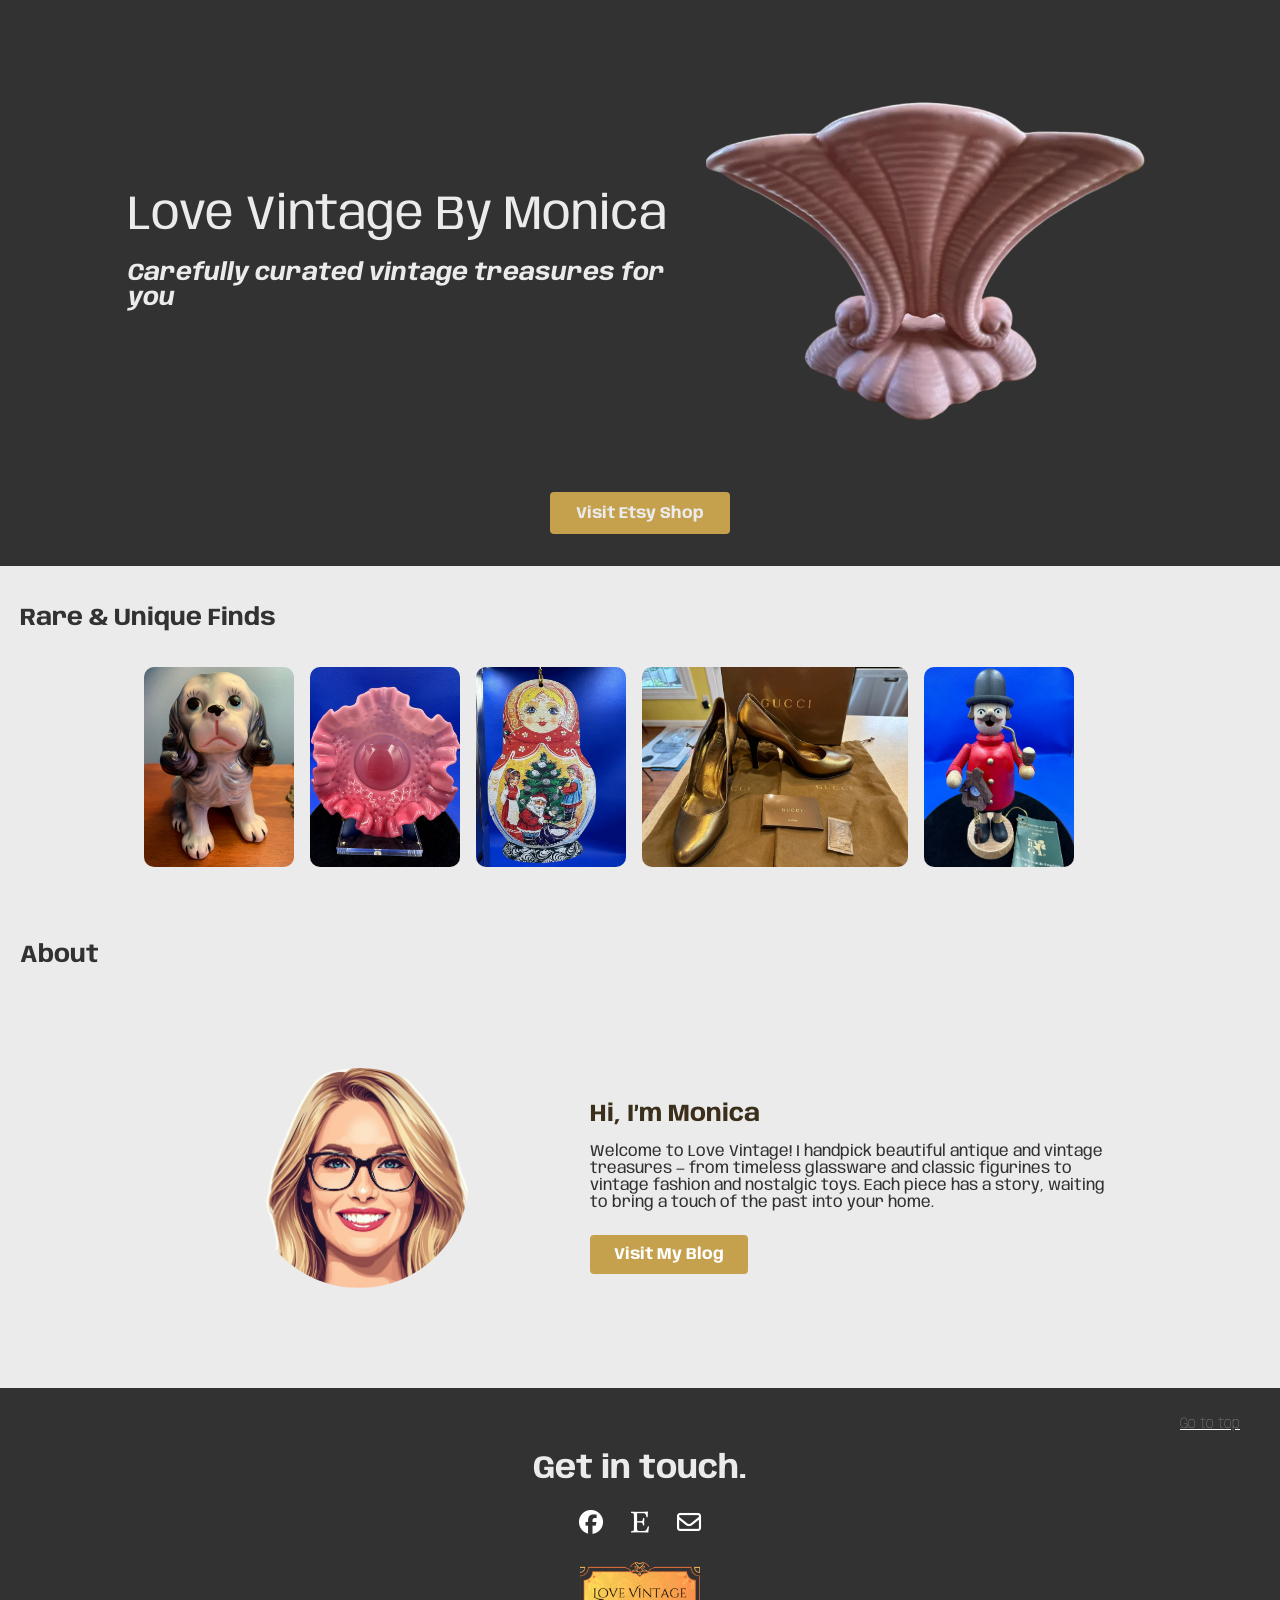
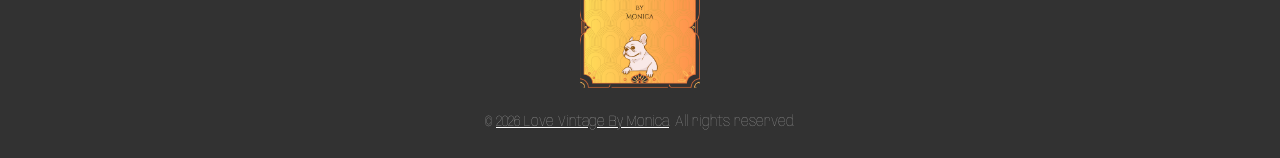
<file: design1/index.html>
<!DOCTYPE html>
<html lang="en">
<head>
  <meta charset="UTF-8">
  <meta name="viewport" content="width=device-width, initial-scale=1.0">
  <title>Love Vintage By Monica</title>
  <link href="https://fonts.googleapis.com/css2?family=Anybody&?family=Inter:wght@200;400;600;800&display=swap" rel="stylesheet">
  <link rel="stylesheet" href="https://cdnjs.cloudflare.com/ajax/libs/font-awesome/6.5.0/css/all.min.css">
  <link rel="stylesheet" href="styles.css">
  <script defer src="script.js"></script>
</head>

<body id="home" class="fade-in">

  <!-- Load the page header (done by header-footer-loader.js script) -->
  <!-- See header.html to make header html changes -->
  <section id="top"></section> 

    <header class="site-header">
    <div class="header-footer-container">

    </div>
  </header>
  

  <section id="hero">
    <div class="container hero">
      <div class="hero-content">
        <h1 class="header-title">Love Vintage By Monica</h1>
        <h2>Carefully curated vintage treasures for you</h2>
        </div>

        <!-- <a href="https://www.etsy.com/shop/LoveVintageByMonica/" target="_blank" class="btn">Visit Etsy Shop</a> -->
        <div class="hero-image">
          <img src="images/pinkvase.png" alt="Pink vase">
        </div>
      </div>
    <div class="hero-button">
      <a href="https://www.etsy.com/shop/LoveVintageByMonica/" target="_blank" class="btn">Visit Etsy Shop</a>
    </div>
  </section>

  <section id="shop" class="info-section">
    <div class="container">
      <h2>Rare &amp; Unique Finds</h2>
      <div class="carousel">
        <img src="images/item1.jpg" alt="Vintage item 1">
        <img src="images/item2.jpg" alt="Vintage item 2">
        <img src="images/item3.jpg" alt="Vintage item 3">
        <img src="images/item4.png" alt="Vintage item 4">
        <img src="images/item5.png" alt="Vintage item 5">
      </div>
    </div>
  </section>

<section id="about" class="info-section alt">
  <div class="container">
    <h2>About</h2>
    <div class="about">
      <div class="about-image">
        <img src="images/monica.png" alt="Monica portrait">
      </div>
      <div class="about-text">
        <h2>Hi, I’m Monica</h2>
        <p>Welcome to Love Vintage! I handpick beautiful antique and vintage treasures — from timeless glassware and classic figurines to vintage fashion and nostalgic toys. Each piece has a story, waiting to bring a touch of the past into your home.</p>
        <a href="https://www.monicasvintageblog.com" target="_blank" class="btn">Visit My Blog</a>
      </div>
    </div>
  </div>
</section>
<!-- 
  <section id="testimonials" class="info-section">
    <div class="container">
      <h2>What Our Clients Say</h2>
      <div id="testimonialContent" data-path="/html/testimonials.html"></div>
    </div>
  </section> -->

  <footer class="site-footer">
  <!-- NOTE:  if you change this file, be sure to run ./bump-version.sh before pushing the change to clear the js cache so the change will appear -->
  <div class="header-footer-container">

    <div class="go-to-top">
      <h2><a class="go-to-top-link" href="#home">Go to top</a></h2>
    </div>

    <h1>Get in touch.</h1>

    <div class="social-icons">
      <a href="https://facebook.com" target="_blank"  aria-label="Facebook"><i class="fa-brands fa-facebook"></i></a>
      <!-- <a href="https://instagram.com" target="_blank" aria-label="Instagram"><i class="fa-brands fa-instagram"></i></a> -->
      <a href="https://etsy.com/shop/LoveVintageByMonica/" target="_blank" aria-label="Pinterest"><i class="fa-brands fa-etsy"></i></a>
      <a href="mailto:info@vintagebymonica.com" target="_blank" aria-label="Email"><i class="fa-regular fa-envelope"></i></a>
    </div>

    <div class="logo-image">
      <!-- <a class="header-title-link" href="/index.html#home"><img src="images/monicalogo.png" alt="Love Vintage By Monica Logo"></a> -->
      <a class="header-title-link" href="index.html#home"><img src="images/monicalogo.png" alt="Love Vintage By Monica Logo"></a>
    </div>
    
    <div class="copyright">
      <!-- <h2>&copy; <a class="copyright-link" href="/index.html#home"> <span id="year"></span> Love Vintage By Monica</a>. All rights reserved.</h2> -->
      <h2>&copy; <a class="copyright-link" href="index.html#home"> <span id="year"></span> Love Vintage By Monica</a>. All rights reserved.</h2>
    </div>


  </div>
</footer>
  

</body>

</html>
</file>
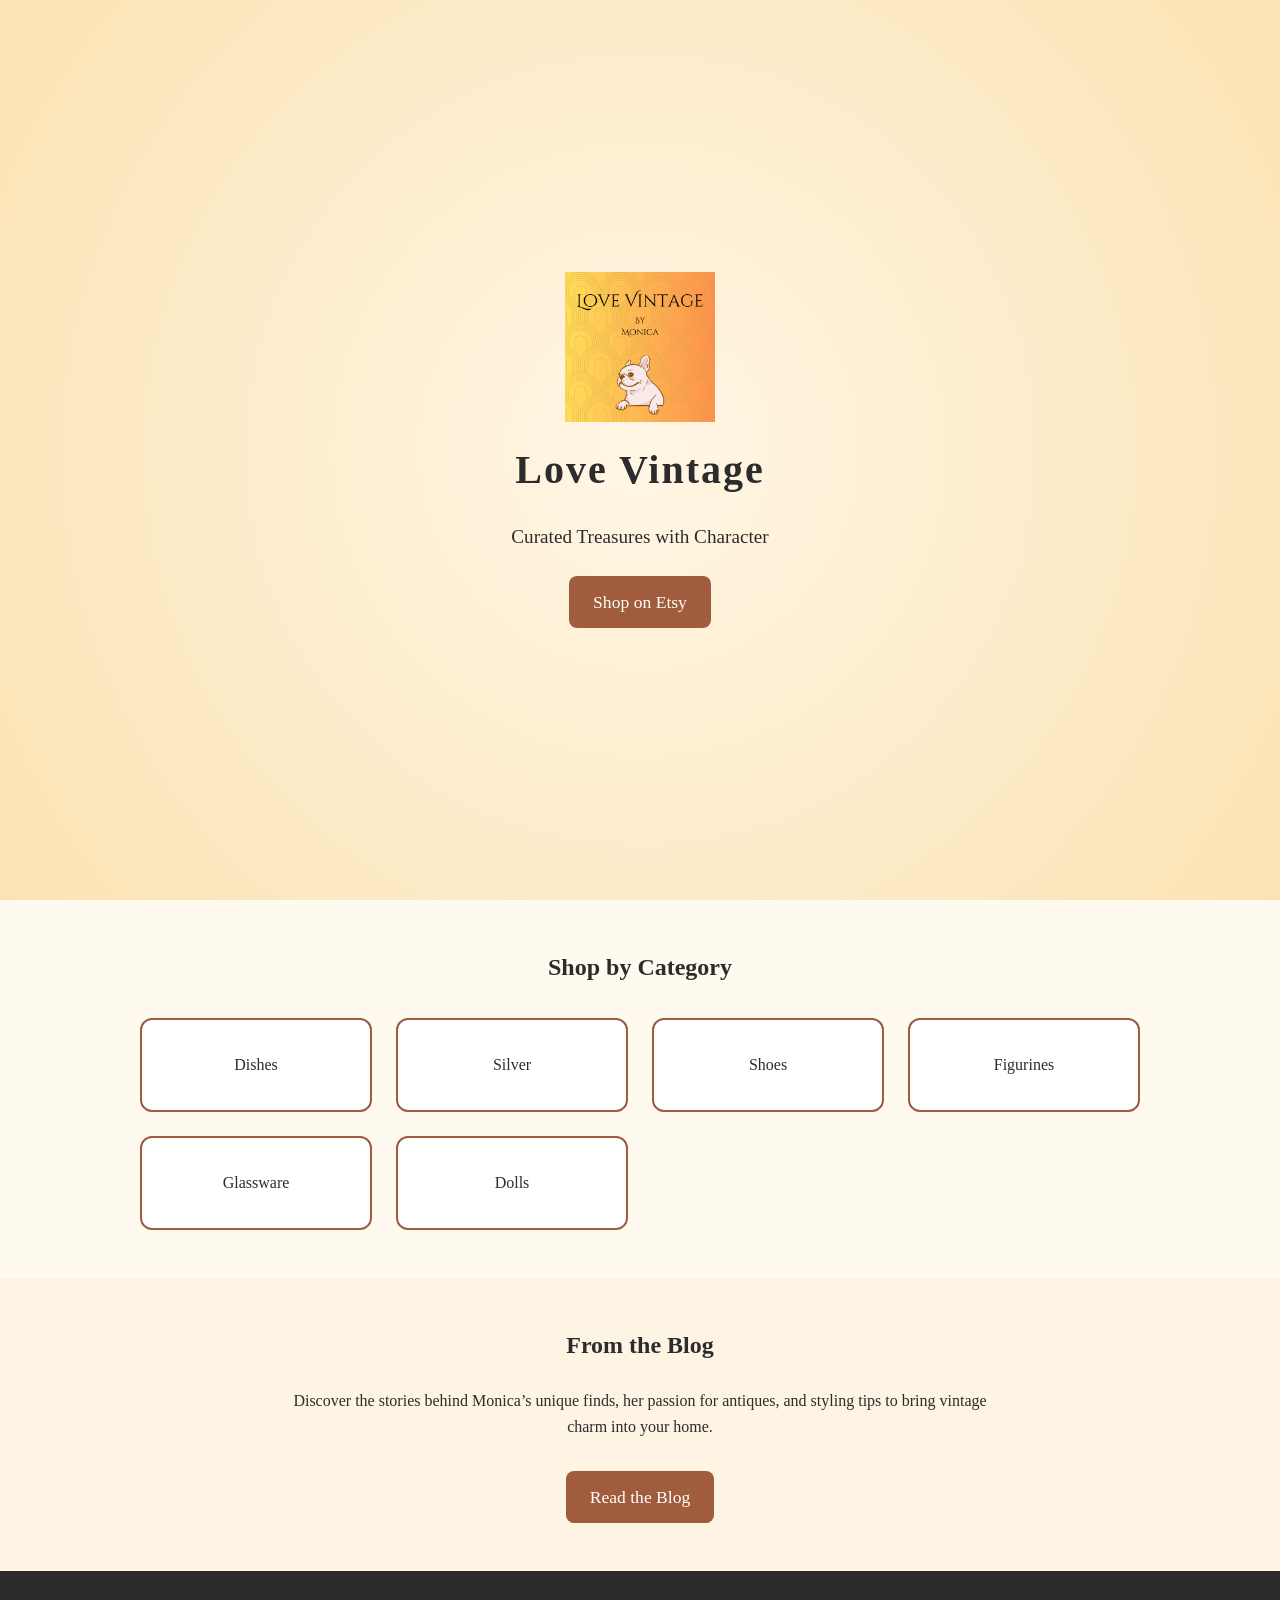
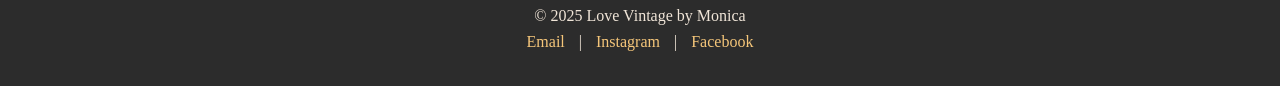
<file: test1.html>
<!DOCTYPE html>
<html lang="en">
<head>
  <meta charset="UTF-8" />
  <meta name="viewport" content="width=device-width, initial-scale=1.0"/>
  <title>Love Vintage by Monica</title>
  <style>
    /* === GENERAL RESET === */
    * {
      margin: 0;
      padding: 0;
      box-sizing: border-box;
    }

    body {
      font-family: 'Georgia', serif;
      color: #2c2c2c;
      background: linear-gradient(135deg, #fbe9c9, #f5d690);
      line-height: 1.6;
    }

    h1, h2, h3 {
      font-family: 'Cinzel Decorative', serif;
      text-align: center;
      margin-bottom: 0.5em;
    }

    a {
      text-decoration: none;
      color: inherit;
    }

    /* === HERO SECTION === */
    .hero {
      display: flex;
      flex-direction: column;
      align-items: center;
      justify-content: center;
      min-height: 100vh;
      text-align: center;
      background: radial-gradient(circle, #fff6e5 0%, #fbe3b3 100%);
      position: relative;
    }

    .hero img {
      width: 150px;
      margin-bottom: 1rem;
    }

    .hero h1 {
      font-size: 2.5rem;
      letter-spacing: 2px;
    }

    .tagline {
      font-size: 1.2rem;
      margin-bottom: 1.5rem;
    }

    .btn {
      display: inline-block;
      background: #a05c3c;
      color: #fff;
      padding: 0.75rem 1.5rem;
      border-radius: 8px;
      font-size: 1.1rem;
      transition: background 0.3s;
    }

    .btn:hover {
      background: #7a432b;
    }

    /* === CATEGORIES SECTION === */
    .categories {
      padding: 3rem 1rem;
      background: #fffaf0;
    }

    .categories h2 {
      margin-bottom: 2rem;
    }

    .category-grid {
      display: grid;
      grid-template-columns: repeat(auto-fit, minmax(200px, 1fr));
      gap: 1.5rem;
      max-width: 1000px;
      margin: 0 auto;
    }

    .category-card {
      background: #fff;
      border: 2px solid #a05c3c;
      padding: 2rem;
      text-align: center;
      border-radius: 12px;
      transition: transform 0.3s;
    }

    .category-card:hover {
      transform: scale(1.05);
    }

    /* === BLOG PREVIEW === */
    .blog {
      background: #fdf4e4;
      padding: 3rem 1rem;
      text-align: center;
    }

    .blog h2 {
      margin-bottom: 1.5rem;
    }

    .blog p {
      max-width: 700px;
      margin: 0 auto 2rem auto;
    }

    /* === FOOTER === */
    footer {
      background: #2c2c2c;
      color: #f0e5d8;
      text-align: center;
      padding: 2rem 1rem;
    }

    footer a {
      color: #f5c67a;
      margin: 0 10px;
    }
  </style>
</head>
<body>

  <!-- HERO -->
  <section class="hero">
    <img src="images/logo.png" alt="Love Vintage by Monica logo">
    <h1>Love Vintage</h1>
    <div class="tagline">Curated Treasures with Character</div>
    <a href="https://www.etsy.com/shop/lovevintagebymonica" class="btn">Shop on Etsy</a>
  </section>

  <!-- CATEGORIES -->
  <section class="categories">
    <h2>Shop by Category</h2>
    <div class="category-grid">
      <div class="category-card">Dishes</div>
      <div class="category-card">Silver</div>
      <div class="category-card">Shoes</div>
      <div class="category-card">Figurines</div>
      <div class="category-card">Glassware</div>
      <div class="category-card">Dolls</div>
    </div>
  </section>

  <!-- BLOG -->
  <section class="blog">
    <h2>From the Blog</h2>
    <p>
      Discover the stories behind Monica’s unique finds, her passion for antiques, and styling tips to bring vintage charm into your home.
    </p>
    <a href="#" class="btn">Read the Blog</a>
  </section>

  <!-- FOOTER -->
  <footer>
    <p>© 2025 Love Vintage by Monica</p>
    <p>
      <a href="mailto:monica@example.com">Email</a> |
      <a href="#">Instagram</a> |
      <a href="#">Facebook</a>
    </p>
  </footer>

</body>
</html>
</file>
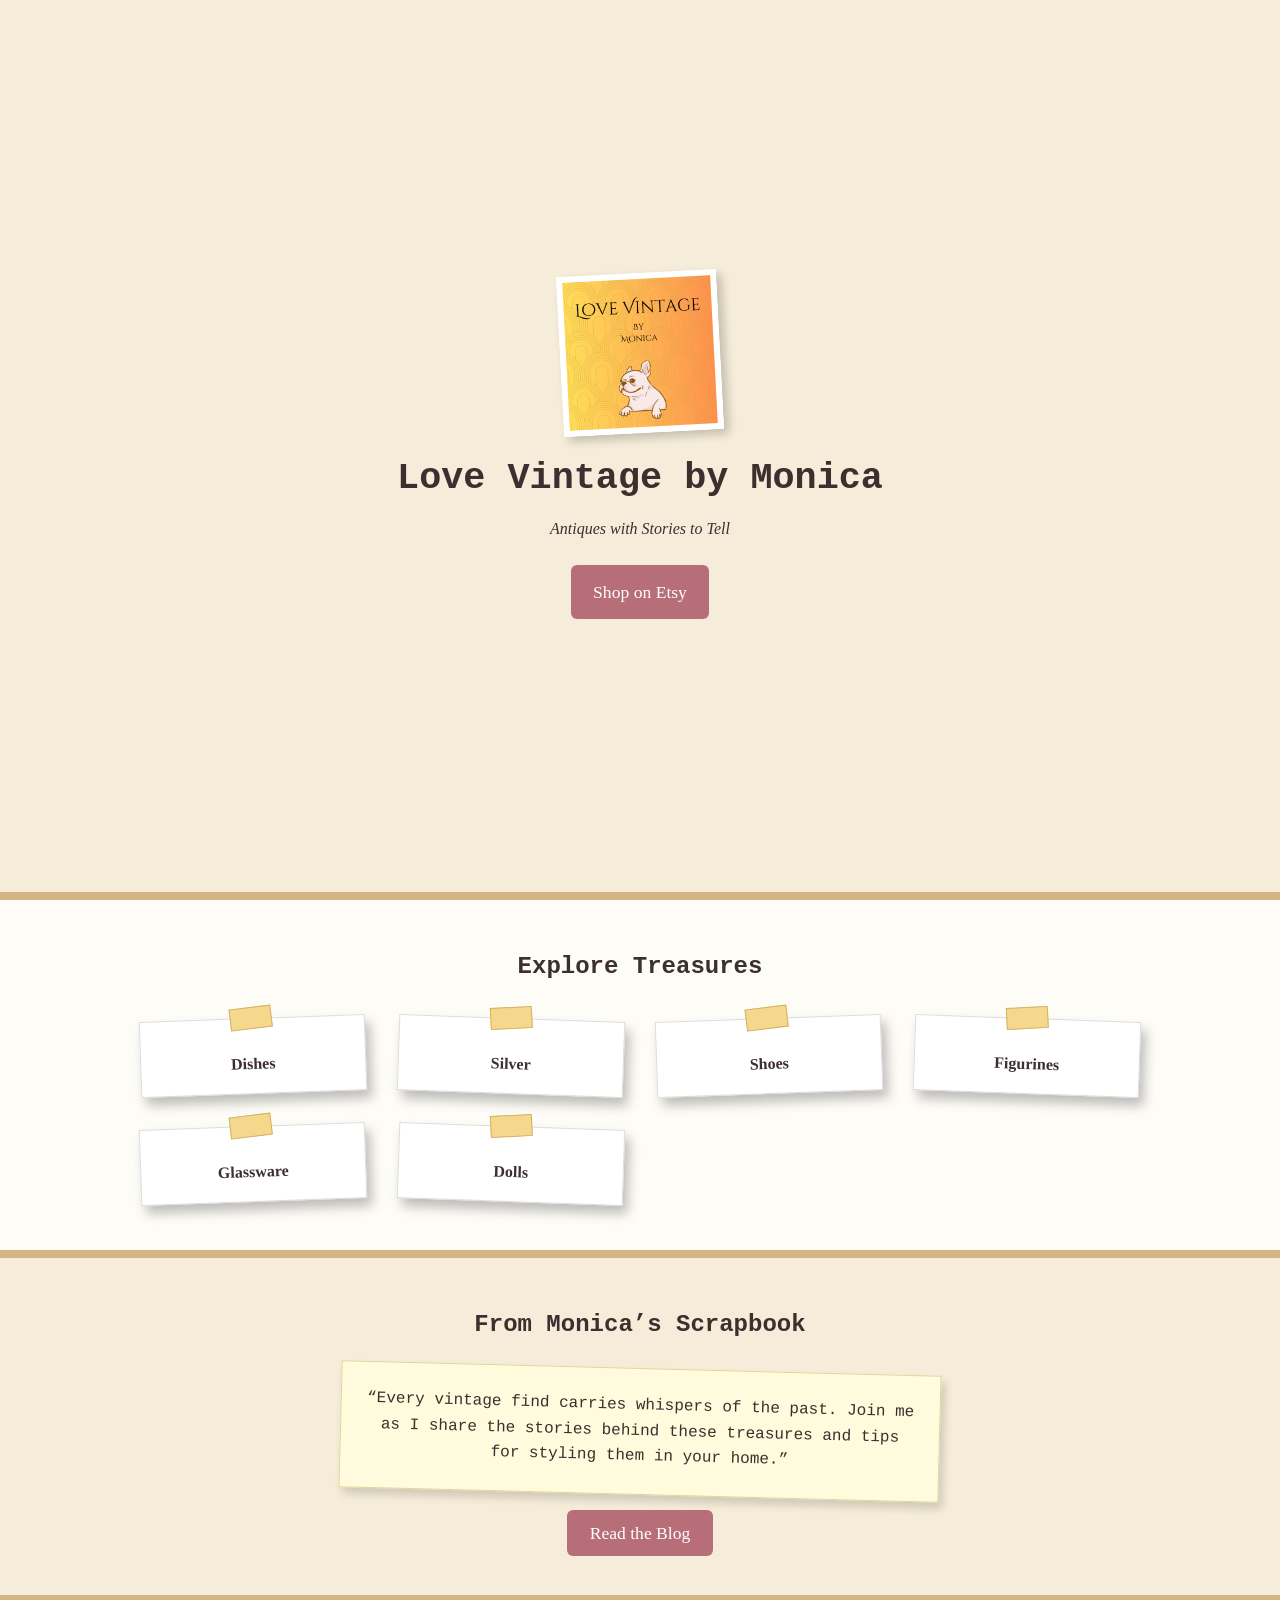
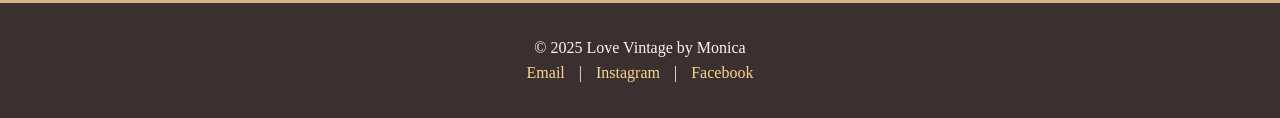
<file: test2.html>
<!DOCTYPE html>
<html lang="en">
<head>
  <meta charset="UTF-8"/>
  <meta name="viewport" content="width=device-width, initial-scale=1.0"/>
  <title>Love Vintage by Monica</title>
  <style>
    /* === RESET === */
    * {
      margin: 0;
      padding: 0;
      box-sizing: border-box;
    }

    body {
      font-family: 'Georgia', serif;
      background: #fdf9f2 url('https://www.transparenttextures.com/patterns/paper-fibers.png');
      color: #3b2f2f;
      line-height: 1.6;
    }

    h1, h2 {
      font-family: 'Courier New', monospace;
      text-align: center;
      margin-bottom: 1rem;
    }

    a {
      text-decoration: none;
      color: inherit;
    }

    /* === HERO SECTION === */
    .hero {
      display: flex;
      flex-direction: column;
      align-items: center;
      justify-content: center;
      min-height: 100vh;
      text-align: center;
      padding: 2rem;
      background: #f5ecd9;
      border-bottom: 8px solid #d4b483;
    }

    .hero img {
      width: 160px;
      margin-bottom: 1rem;
      border: 6px solid #fff;
      box-shadow: 5px 5px 10px rgba(0,0,0,0.2);
      transform: rotate(-3deg);
    }

    .hero h1 {
      font-size: 2.3rem;
      margin-bottom: 0.5rem;
    }

    .tagline {
      font-style: italic;
      margin-bottom: 1.5rem;
    }

    .btn {
      background: #b76e79;
      color: #fff;
      padding: 0.8rem 1.4rem;
      border-radius: 6px;
      font-size: 1.1rem;
      transition: background 0.3s;
    }
    .btn:hover {
      background: #914f58;
    }

    /* === SCRAPBOOK CATEGORIES === */
    .categories {
      padding: 3rem 1rem;
      background: #fdfcf7;
    }

    .categories h2 {
      margin-bottom: 2rem;
    }

    .scrapbook {
      display: grid;
      grid-template-columns: repeat(auto-fit, minmax(220px, 1fr));
      gap: 2rem;
      max-width: 1000px;
      margin: 0 auto;
    }

    .polaroid {
      background: #fff;
      padding: 1rem;
      box-shadow: 5px 8px 12px rgba(0,0,0,0.25);
      transform: rotate(-2deg);
      border: 1px solid #ddd;
      position: relative;
    }

    .polaroid:nth-child(even) {
      transform: rotate(2deg);
    }

    .polaroid::before {
      content: '';
      position: absolute;
      top: -12px;
      left: 40%;
      width: 40px;
      height: 20px;
      background: #f6d88c;
      border: 1px solid #d1b468;
      transform: rotate(-5deg);
      z-index: 1;
    }

    .polaroid span {
      display: block;
      margin-top: 1rem;
      font-weight: bold;
      text-align: center;
    }

    /* === BLOG SECTION === */
    .blog {
      padding: 3rem 1rem;
      background: #f5ecd9;
      border-top: 8px solid #d4b483;
      border-bottom: 8px solid #d4b483;
      text-align: center;
    }

    .blog h2 {
      margin-bottom: 1rem;
    }

    .blog-note {
      max-width: 600px;
      background: #fffbdc;
      border: 1px solid #e2d59c;
      padding: 1.5rem;
      margin: 1.5rem auto;
      transform: rotate(1.5deg);
      box-shadow: 4px 6px 8px rgba(0,0,0,0.15);
      font-family: 'Courier New', monospace;
    }

    /* === FOOTER === */
    footer {
      background: #3b2f2f;
      color: #fdf9f2;
      text-align: center;
      padding: 2rem 1rem;
    }

    footer a {
      color: #f6d88c;
      margin: 0 10px;
    }

  </style>
</head>
<body>

  <!-- HERO -->
  <section class="hero">
    <img src="/images/logo.png" alt="Love Vintage by Monica logo">
    <h1>Love Vintage by Monica</h1>
    <div class="tagline">Antiques with Stories to Tell</div>
    <a href="https://www.etsy.com/shop/lovevintagebymonica" class="btn">Shop on Etsy</a>
  </section>

  <!-- SCRAPBOOK CATEGORIES -->
  <section class="categories">
    <h2>Explore Treasures</h2>
    <div class="scrapbook">
      <div class="polaroid"><span>Dishes</span></div>
      <div class="polaroid"><span>Silver</span></div>
      <div class="polaroid"><span>Shoes</span></div>
      <div class="polaroid"><span>Figurines</span></div>
      <div class="polaroid"><span>Glassware</span></div>
      <div class="polaroid"><span>Dolls</span></div>
    </div>
  </section>

  <!-- BLOG PREVIEW -->
  <section class="blog">
    <h2>From Monica’s Scrapbook</h2>
    <div class="blog-note">
      “Every vintage find carries whispers of the past. Join me as I share the stories behind these treasures and tips for styling them in your home.”
    </div>
    <a href="#" class="btn">Read the Blog</a>
  </section>

  <!-- FOOTER -->
  <footer>
    <p>© 2025 Love Vintage by Monica</p>
    <p>
      <a href="mailto:monica@example.com">Email</a> |
      <a href="#">Instagram</a> |
      <a href="#">Facebook</a>
    </p>
  </footer>

</body>
</html>
</file>
<file: design1/styles.css>
/* styles.css */


body {
  font-family: 'Anybody', sans-serif;
  margin: 0;
  padding: 0;
  color: #323232;
  background-color: #ebebeb;
}

.container {
  /* max-width: 1200px; */
  max-width: none;
  margin: 0 auto;
  padding: 20px;
}

html {
  scroll-padding-top: 30px;
  scroll-behavior: smooth;
}

.header-footer-container {
  max-width: 1200px;
  margin: auto;
  padding-top: 15px;
  padding-bottom: 15px;
  padding-right: 20px;
  padding-left: 20px;
}

.site-header .header-footer-container {
  display: flex;
  justify-content: space-between;
  align-items: center;
  flex-wrap: wrap;
}

.site-header {
  background-color: #323232;
  color: #ebe9e6;
  padding: 0;
  width: 100%;
  max-width: none;
  position: sticky;
  top: 0;
  z-index: 1000;
}

.header-title {
  margin: 0;
  font-size: 30px;
  font-weight: 400;
  text-align: left;
  flex: 1;
  
}

.header-title-link {
  color: #ebe9e6;
  text-decoration: none;
  padding-top: 15px;
  padding-bottom: 0px;
}

/* === BUTTON BASE STYLE === */
.btn {
  display: inline-block;
  padding: 0.8rem 1.6rem;
  background: #c5a14e;
  color: #ebebeb;
  text-decoration: none;
  border-radius: 4px;
  font-weight: bold;
  transition: background 0.3s;
}

.btn:hover {
  background: #b08a3c;
}

/* === HERO SECTION === */
#hero {
  background: #323232;
  color: #ebebeb;
  text-align: center;
  padding-bottom: 2rem;
}

.hero {
  display: flex;
  justify-content: space-between;
  align-items: center;
  padding: 4rem 10%;
  flex-wrap: wrap;
  gap: 2rem;
  /* color: #ebebeb;
  background: #323232; */

}

.hero-content {
  flex: 1 1 400px;
  max-width: 600px;
  text-align: left;
  
}

.hero-content h1 {
  font-size: 3rem;
  color: #ebebeb;
  margin-bottom: 0.5rem;
}

.hero-content h2 {
  font-style: italic;
  color: #ebebeb;
  /* margin-bottom: 0.5rem; */
}

.hero-image {
  flex: 1 1 300px;
  display: flex;
  justify-content: center;
  align-items: center;
}

.hero-image img {
  max-width: 100%;
  height: auto;
  border-radius: 0.5rem;
}


.hero-button {
  text-align: center;
}


/* === FADE-IN ANIMATION === */
.fade-in {
  opacity: 0;
  animation: fadeIn 1s ease-in forwards;
}
@keyframes fadeIn {
  to { opacity: 1; }
}



blockquote {
  font-style: italic;
  margin: 1rem 0;
  border-left: 4px solid #ccc;
  padding-left: 1rem;
  color: #555;
}

/* === CAROUSEL SECTION === */
.carousel-section {
  text-align: center;
  padding: 3rem 0;
}

.carousel-section h2 {
  font-size: 2rem;
  margin-bottom: 1rem;
  color: #3b2f1c;
}

.carousel {
  display: flex;
  overflow-x: auto;
  scroll-behavior: smooth;
  gap: 1rem;
  padding: 1rem 10%;
}

.carousel img {
  height: 200px;
  border-radius: 10px;
  flex: 0 0 auto;
  transition: transform 0.3s;
}

.carousel img:hover {
  transform: scale(1.05);
}

/* === ABOUT SECTION === */
.about {
  display: flex;
  align-items: center;
  justify-content: center;
  padding: 4rem 10%;
  flex-wrap: wrap;
  background-color: #ebebeb;
}

.about-image {
  flex: 1 1 300px;
  display: flex;
  justify-content: center;
  align-items: center;
}

.about-text {
  flex: 1 1 400px;
}

.about-image img {
  width: 220px;
  height: 220px;
  border-radius: 50%;
  object-fit: cover;
  margin: 1rem;
}

.about-text {
  flex: 1 1 400px;
  margin: 1rem;
  max-width: 600px;
}

.about-text h2 {
  color: #3b2f1c;
  margin-bottom: 1rem;
}

.about-text p {
  margin-bottom: 1.5rem;
}

.about-text .btn {
  background: #c5a14e;
  color: white;
  padding: 0.7rem 1.5rem;
  text-decoration: none;
  border-radius: 4px;
}

.about-text .btn:hover {
  background: #b08a3c;
}


.site-footer {
  background-color: #323232;
  color: #ebebeb;
  text-align: center;
  padding: 0 0;
  width: 100%;
  margin: 0;
}



.logo-image img {
  width: 10%;
  padding-top: 25px;
  height: auto;
  justify-content: center;
  border-radius: 5%;
}

.social-icons {
  margin-top: 1.5rem;
}

.social-icons a {
  color: #ffffff;
  font-size: 1.5rem;
  margin: 0 0.75rem;
  transition: color 0.3s;
}

.social-icons a:hover {
  color: #f1f1f17e;
}

.copyright h2 {
  font-size: 15px;
  font-weight:lighter;
  padding-top: 10px;
}

.copyright-link {
  color: #ffffff;
  text-decoration-color: fff; /* This controls underline color */
  padding-top: 15px;
  padding-bottom: 0px;
}

.copyright-link:hover {
  color: #f1f1f17e;
  text-decoration-color: #ffffff;
}

.go-to-top {
  text-align: right;
}
.go-to-top h2 {
  font-size: 15px;
  font-weight: lighter;
}

.go-to-top-link {
  color: #ffffff;
  text-decoration-color: #ffffff;
}

.go-to-top-link:hover {
  color: #f1f1f17e;
  text-decoration-color: #ffffff;
}

/* ************************* */
/* RESPONSIVE STUFF */
/* Optional tweak for better layout on small screens */
/* ************************* */
@media (max-width: 768px) {
  .hero {
    flex-direction: column;
    text-align: center;
    padding: 2rem 5%;   /* reduce padding */
    gap: 0.3rem;          /* tighten spacing */
  }

  .hero-content {
    text-align: center;
    margin-bottom: 0;
  }

  .hero-image {
    margin-top: 0.5rem;
  }

  .hero-button {
  margin-top: 0.5rem; /* was defaulting to 1–2rem of space */
}

  .about {
    flex-direction: column;
    text-align: center;
  }

  .carousel img {
    height: 150px;
  }
}
</file>
